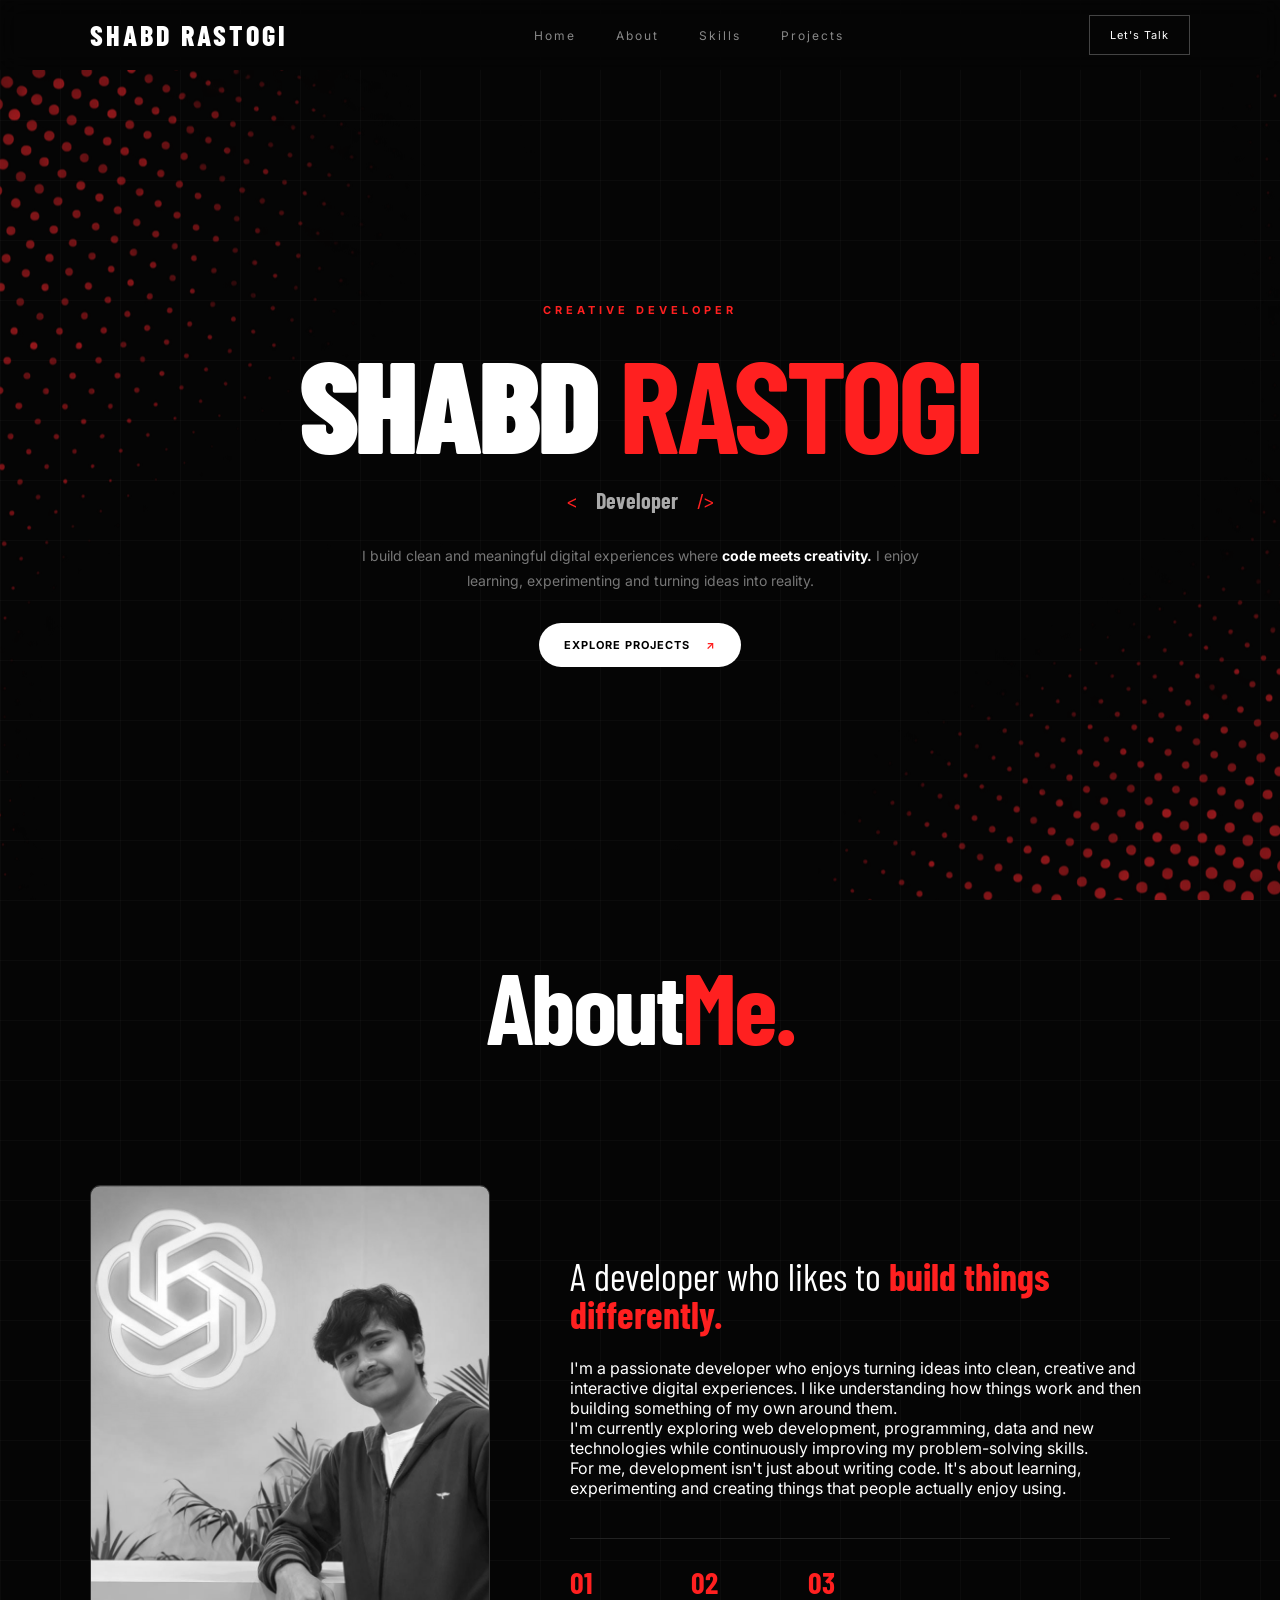
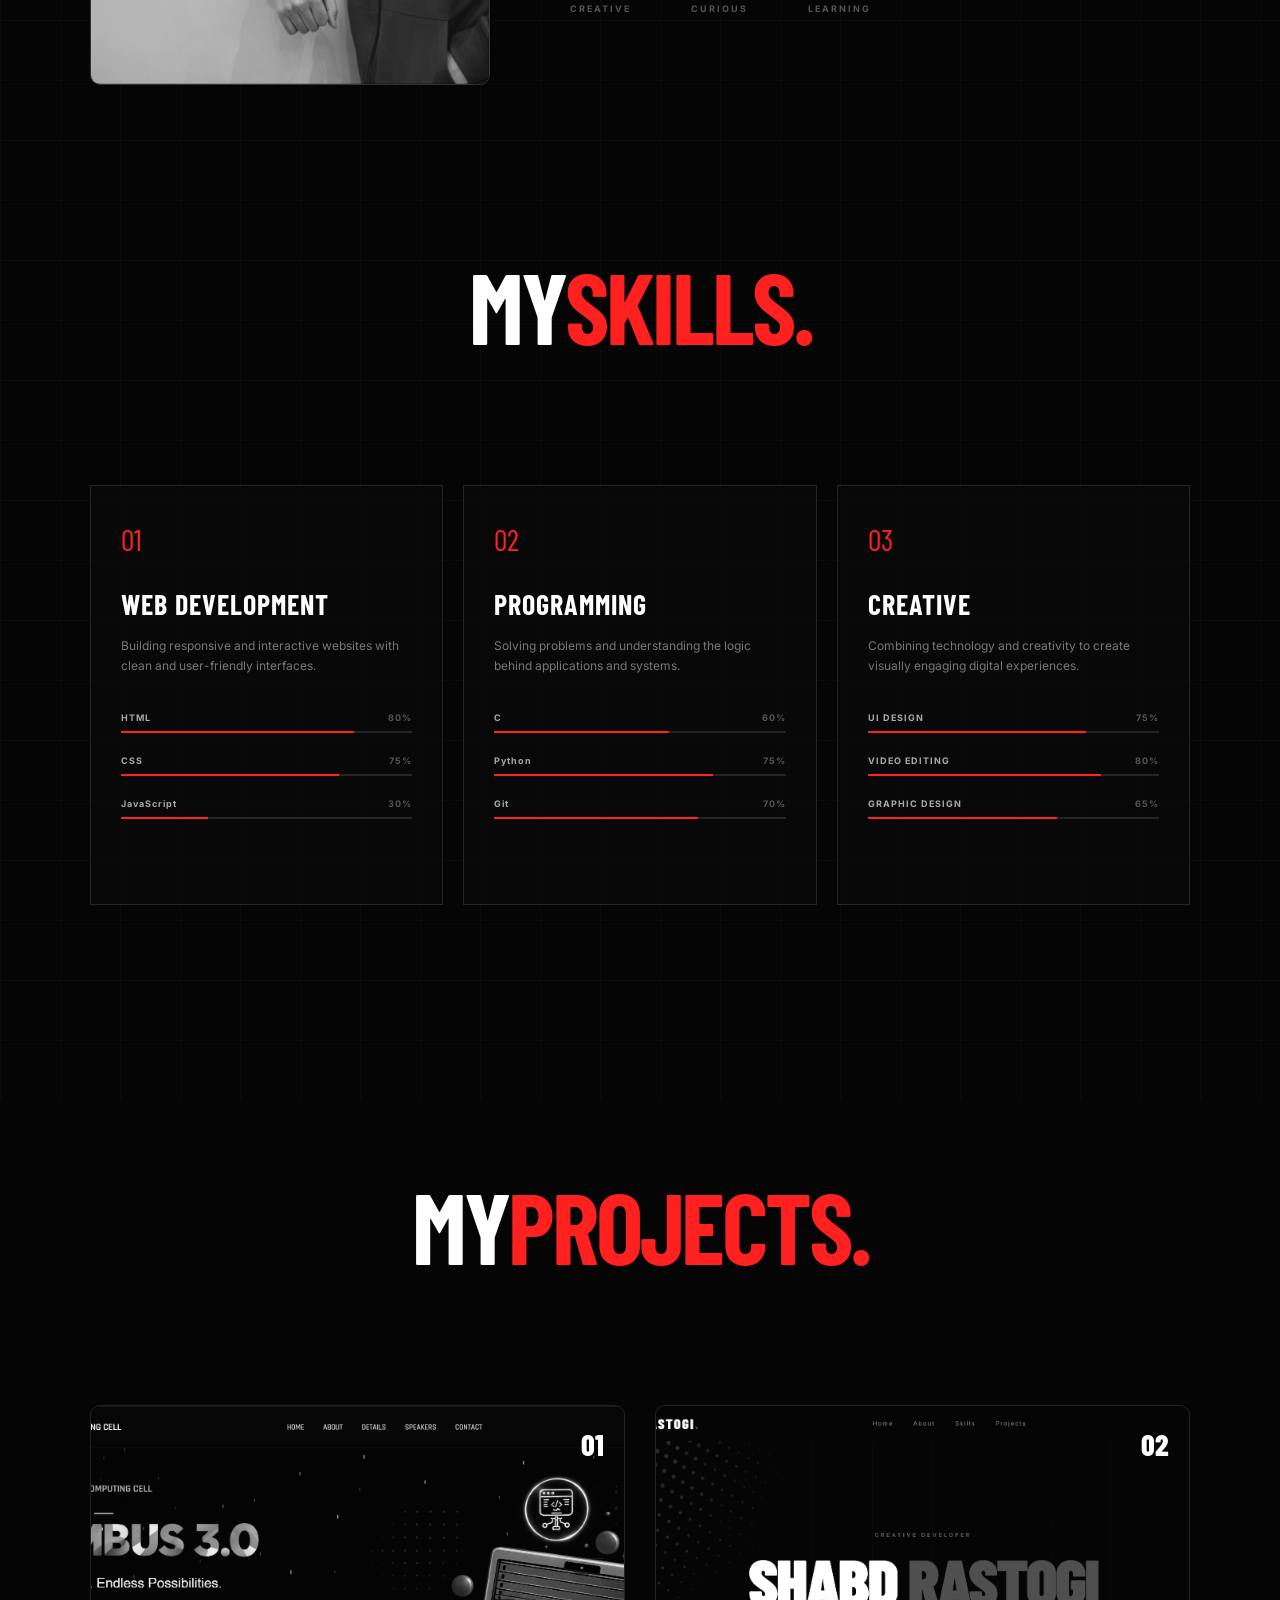
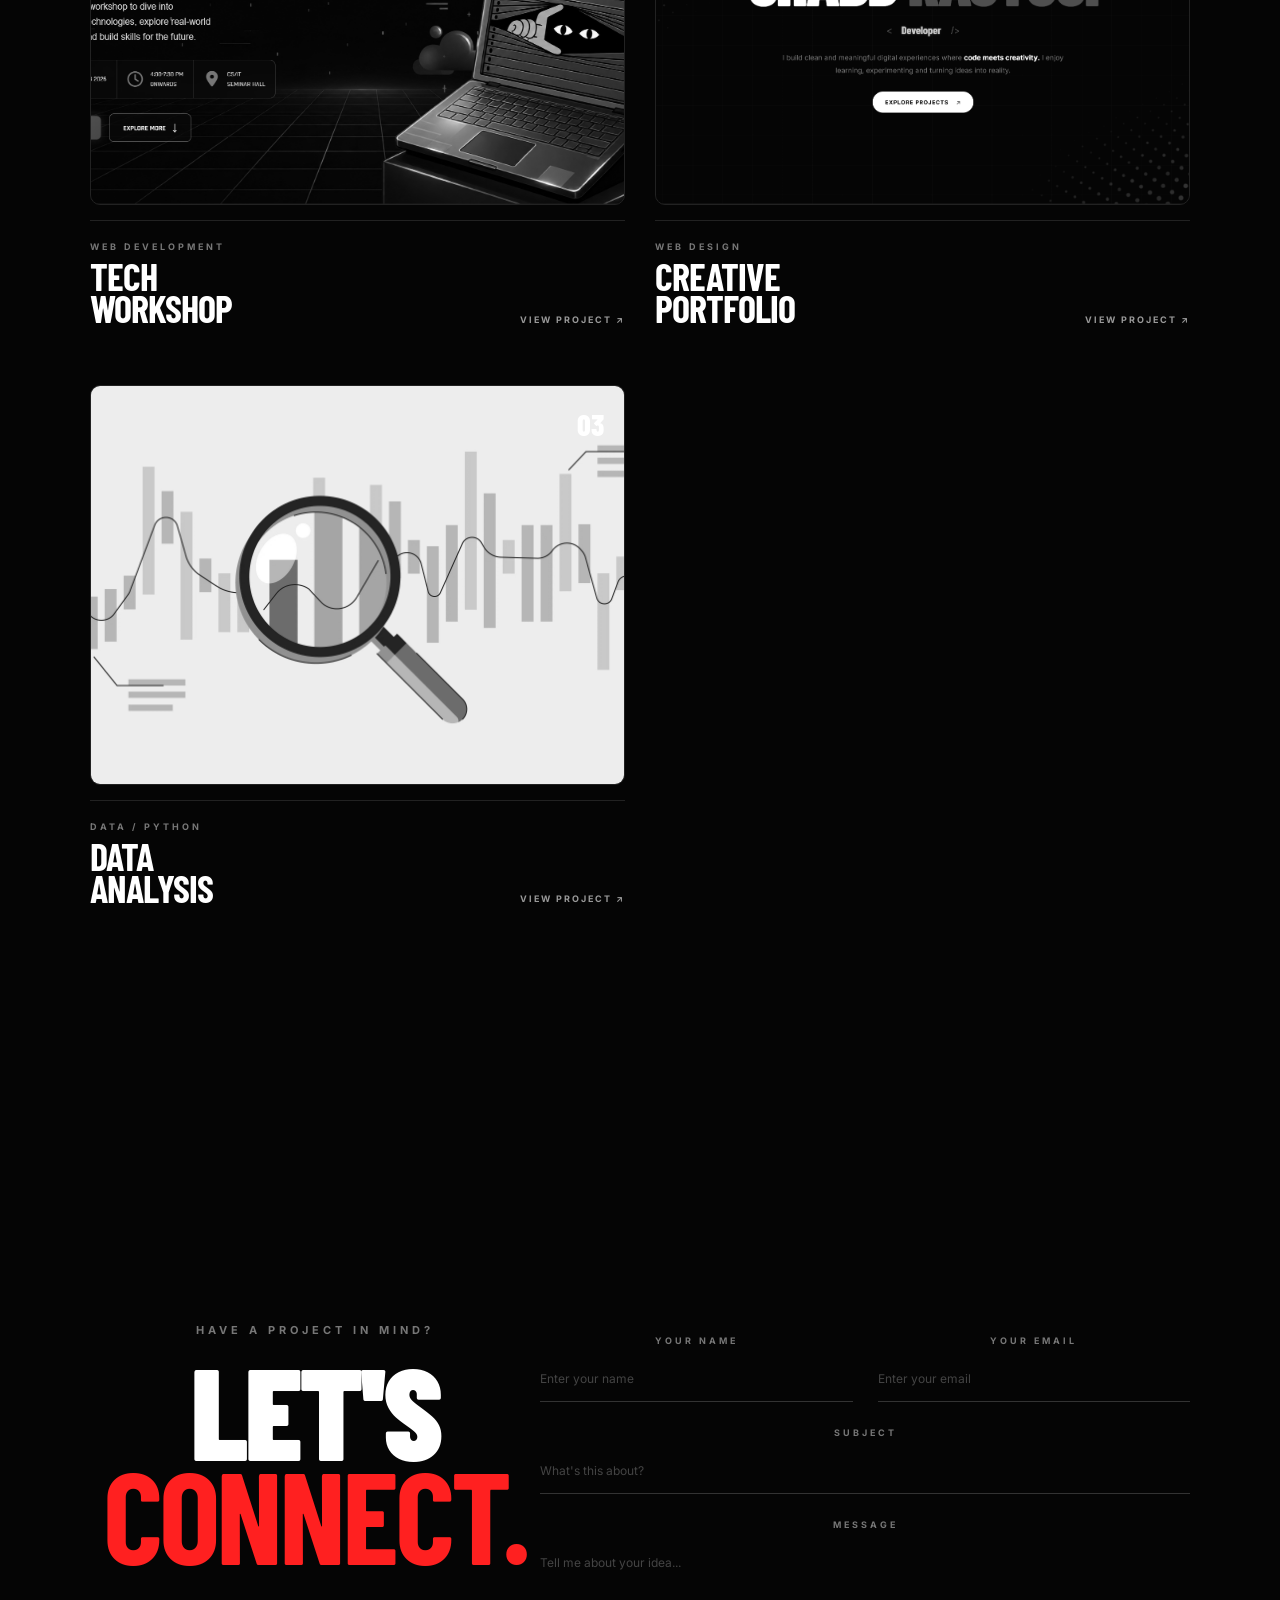
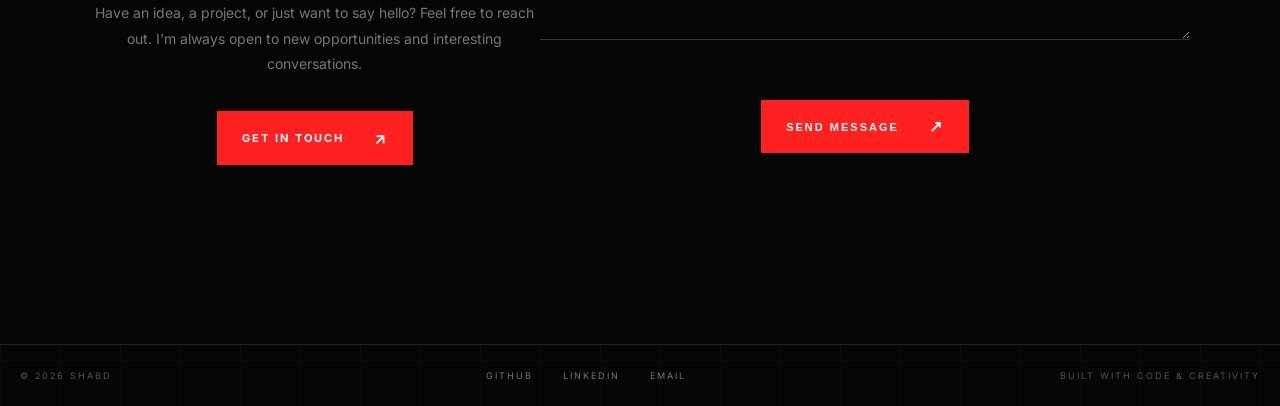
<file: index.html>
<!doctype html>
<html lang="en">
  <head>
    <meta charset="UTF-8" />
    <meta name="viewport" content="width=device-width, initial-scale=1.0" />
    <title>Portfolio</title>
    <link rel="icon" href="./favicon/favicon.ico">
    <link rel="preconnect" href="https://fonts.googleapis.com" />
    <link rel="preconnect" href="https://fonts.gstatic.com" crossorigin />
    <link
      href="https://fonts.googleapis.com/css2?family=Barlow+Condensed:wght@400;500;600;700;800;900&family=Inter:wght@400;500;600;700&display=swap"
      rel="stylesheet"
    />
    <link rel="stylesheet" href="style.css" />
  </head>
  <body>
    <header class="navbar">
      <a href="#" class="logo">SHABD RASTOGI</a>

      <nav>
        <a href="#">Home</a>
        <a href="#about">About</a>
        <a href="#skills">Skills</a>
        <a href="#projects">Projects</a>
      </nav>

      <a href="#connect" class="nav-connect-btn">Let's Talk</a>
    </header>

    <section class="hero-section">
      <div class="hero-content">
          <p class="hero-label">CREATIVE DEVELOPER</p>

          <h1>SHABD <b>RASTOGI</b></h1>

          <p class="hero-role">
              <span><</span>
              <b>Developer</b>
              <span>/></span>
          </p>

          <p class="hero-description">
              I build clean and meaningful digital experiences
              where <b>code meets creativity.</b>
              I enjoy learning, experimenting and turning ideas into reality.
          </p>

          <a href="#projects" class="hero-btn">
              EXPLORE PROJECTS
              <span>↗</span>
          </a>
      </div>
    </section>
    <section class="about-section" id="about">
      <div class="section-header">
        <h2>About<br /><b>Me.</b></h2>
      </div>
      <div class="about-content">
        <div class="about-image">
          <img src="./Images/aboutimg.jpeg" alt="About Me" />
        </div>
        <div class="about-text">
          <p class="about-heading">
            A developer who likes to
            <b>build things differently.</b>
          </p>

          <p>
            I'm a passionate developer who enjoys turning ideas into clean,
            creative and interactive digital experiences. I like understanding
            how things work and then building something of my own around them.
          </p>
          <p>
            I'm currently exploring web development, programming, data and new
            technologies while continuously improving my problem-solving skills.
          </p>
          <p>
            For me, development isn't just about writing code. It's about
            learning, experimenting and creating things that people actually
            enjoy using.
          </p>
          <div class="about-personality">
            <div>
              <h3>01</h3>
              <p>CREATIVE</p>
            </div>

            <div>
              <h3>02</h3>
              <p>CURIOUS</p>
            </div>
            <div>
              <h3>03</h3>
              <p>LEARNING</p>
            </div>
          </div>
        </div>
      </div>
    </section>
    <section class="skills-section" id="skills">
      <div class="section-header">
        <h2>MY<b>SKILLS.</b></h2>
      </div>

      <div class="skills-content">
        <div class="skill-card">
          <div class="skill-number">01</div>
          <h3>WEB DEVELOPMENT</h3>
          <p>
            Building responsive and interactive websites with clean and
            user-friendly interfaces.
          </p>

          <div class="skill">
            <div class="skill-name">
              <span>HTML</span>
              <span>80%</span>
            </div>
            <div class="skill-line">
              <span style="width: 80%"></span>
            </div>
          </div>

          <div class="skill">
            <div class="skill-name">
              <span>CSS</span>
              <span>75%</span>
            </div>
            <div class="skill-line">
              <span style="width: 75%"></span>
            </div>
          </div>

          <div class="skill">
            <div class="skill-name">
              <span>JavaScript</span>
              <span>30%</span>
            </div>
            <div class="skill-line">
              <span style="width: 30%"></span>
            </div>
          </div>
        </div>

        <div class="skill-card">
          <div class="skill-number">02</div>
          <h3>PROGRAMMING</h3>
          <p>
            Solving problems and understanding the logic behind applications and
            systems.
          </p>

          <div class="skill">
            <div class="skill-name">
              <span>C</span>
              <span>60%</span>
            </div>
            <div class="skill-line">
              <span style="width: 60%"></span>
            </div>
          </div>

          <div class="skill">
            <div class="skill-name">
              <span>Python</span>
              <span>75%</span>
            </div>
            <div class="skill-line">
              <span style="width: 75%"></span>
            </div>
          </div>

          <div class="skill">
            <div class="skill-name">
              <span>Git</span>
              <span>70%</span>
            </div>
            <div class="skill-line">
              <span style="width: 70%"></span>
            </div>
          </div>
        </div>

        <div class="skill-card">
          <div class="skill-number">03</div>
          <h3>CREATIVE</h3>
          <p>
            Combining technology and creativity to create visually engaging
            digital experiences.
          </p>

          <div class="skill">
            <div class="skill-name">
              <span>UI DESIGN</span>
              <span>75%</span>
            </div>
            <div class="skill-line">
              <span style="width: 75%"></span>
            </div>
          </div>

          <div class="skill">
            <div class="skill-name">
              <span>VIDEO EDITING</span>
              <span>80%</span>
            </div>
            <div class="skill-line">
              <span style="width: 80%"></span>
            </div>
          </div>

          <div class="skill">
            <div class="skill-name">
              <span>GRAPHIC DESIGN</span>
              <span>65%</span>
            </div>
            <div class="skill-line">
              <span style="width: 65%"></span>
            </div>
          </div>
        </div>
      </div>
    </section>

    <section class="projects-section" id="projects">
      <div class="section-header">
        <h2>MY<br /><b>PROJECTS.</b></h2>
      </div>

      <div class="projects-content">
        <div class="project-card">
          <div class="project-image">
            <img src="./Images/tech-workshop.png" alt="Project 1" />
            <span>01</span>
          </div>
          <div class="project-info">
            <div>
              <p>WEB DEVELOPMENT</p>
              <h3>TECH<br />WORKSHOP</h3>
            </div>
            <a
              href="https://github.com/ShabdRastogi/NimbusLandingPage"
              target="_blank"
              >VIEW PROJECT ↗</a
            >
          </div>
        </div>

        <div class="project-card">
          <div class="project-image">
            <img src="./Images/Portfolio-website.png" alt="Project 2" />
            <span>02</span>
          </div>
          <div class="project-info">
            <div>
              <p>WEB DESIGN</p>
              <h3>CREATIVE<br />PORTFOLIO</h3>
            </div>
            <a
              href="https://github.com/ShabdRastogi/Portfolio-Landing-Page/tree/main"
              target="_blank"
              >VIEW PROJECT ↗</a
            >
          </div>
        </div>

        <div class="project-card">
          <div class="project-image">
            <img src="./Images/data-analysis.webp" alt="Project 3" />
            <span>03</span>
          </div>
          <div class="project-info">
            <div>
              <p>DATA / PYTHON</p>
              <h3>DATA<br />ANALYSIS</h3>
            </div>
            <a
              href="https://github.com/ShabdRastogi/titanic_dataset_analysis"
              target="_blank"
              >VIEW PROJECT ↗</a
            >
          </div>
        </div>
      </div>
    </section>
    <section class="connect-section" id="connect">
      <div class="connect-content">
        <p class="connect-small">
          <span></span>
          HAVE A PROJECT IN MIND?
        </p>

        <h2>
          LET'S<br />
          <b>CONNECT.</b>
        </h2>

        <p class="connect-description">
          Have an idea, a project, or just want to say hello? Feel free to reach
          out. I'm always open to new opportunities and interesting
          conversations.
        </p>

        <a href="mailto:shabdrastogi76@gmail.com" class="connect-btn">
          GET IN TOUCH
          <span>↗</span>
        </a>
      </div>
        <form class="contact-form">
          <div class="form-row">
              <div class="form-group">
                  <label for="name">YOUR NAME</label>
                  <input type="text" id="name" name="name" placeholder="Enter your name" required />
              </div>
              <div class="form-group">
                  <label for="email">YOUR EMAIL</label>
                  <input type="email" id="email" name="email" placeholder="Enter your email" required />
              </div>
          </div>
          <div class="form-group">
              <label for="subject">SUBJECT</label>
              <input type="text" id="subject" name="subject" placeholder="What's this about?" required />
          </div>
          <div class="form-group">
              <label for="message">MESSAGE</label>
              <textarea id="message" name="message" placeholder="Tell me about your idea..." required></textarea>
          </div>
          <button type="submit" class="connect-btn">
              SEND MESSAGE
              <span>↗</span>
          </button>
        </form>
    </section>
    <footer>
      <div class="connect-footer">
        <p>© 2026 SHABD</p>

        <div>
          <a
            href="https://github.com/shabdrastogi"
            target="_blank"
            rel="noopener noreferrer"
            >GITHUB</a
          >
          <a
            href="https://www.linkedin.com/in/shabdrastogi?utm_source=share_via&utm_content=profile&utm_medium=member_android"
            target="_blank"
            rel="noopener noreferrer"
            >LINKEDIN</a
          >
          <a href="mailto:shabdrastogi76@gmail.com">EMAIL</a>
        </div>

        <p>BUILT WITH CODE & CREATIVITY</p>
      </div>
    </footer>
  </body>
</html>
</file>
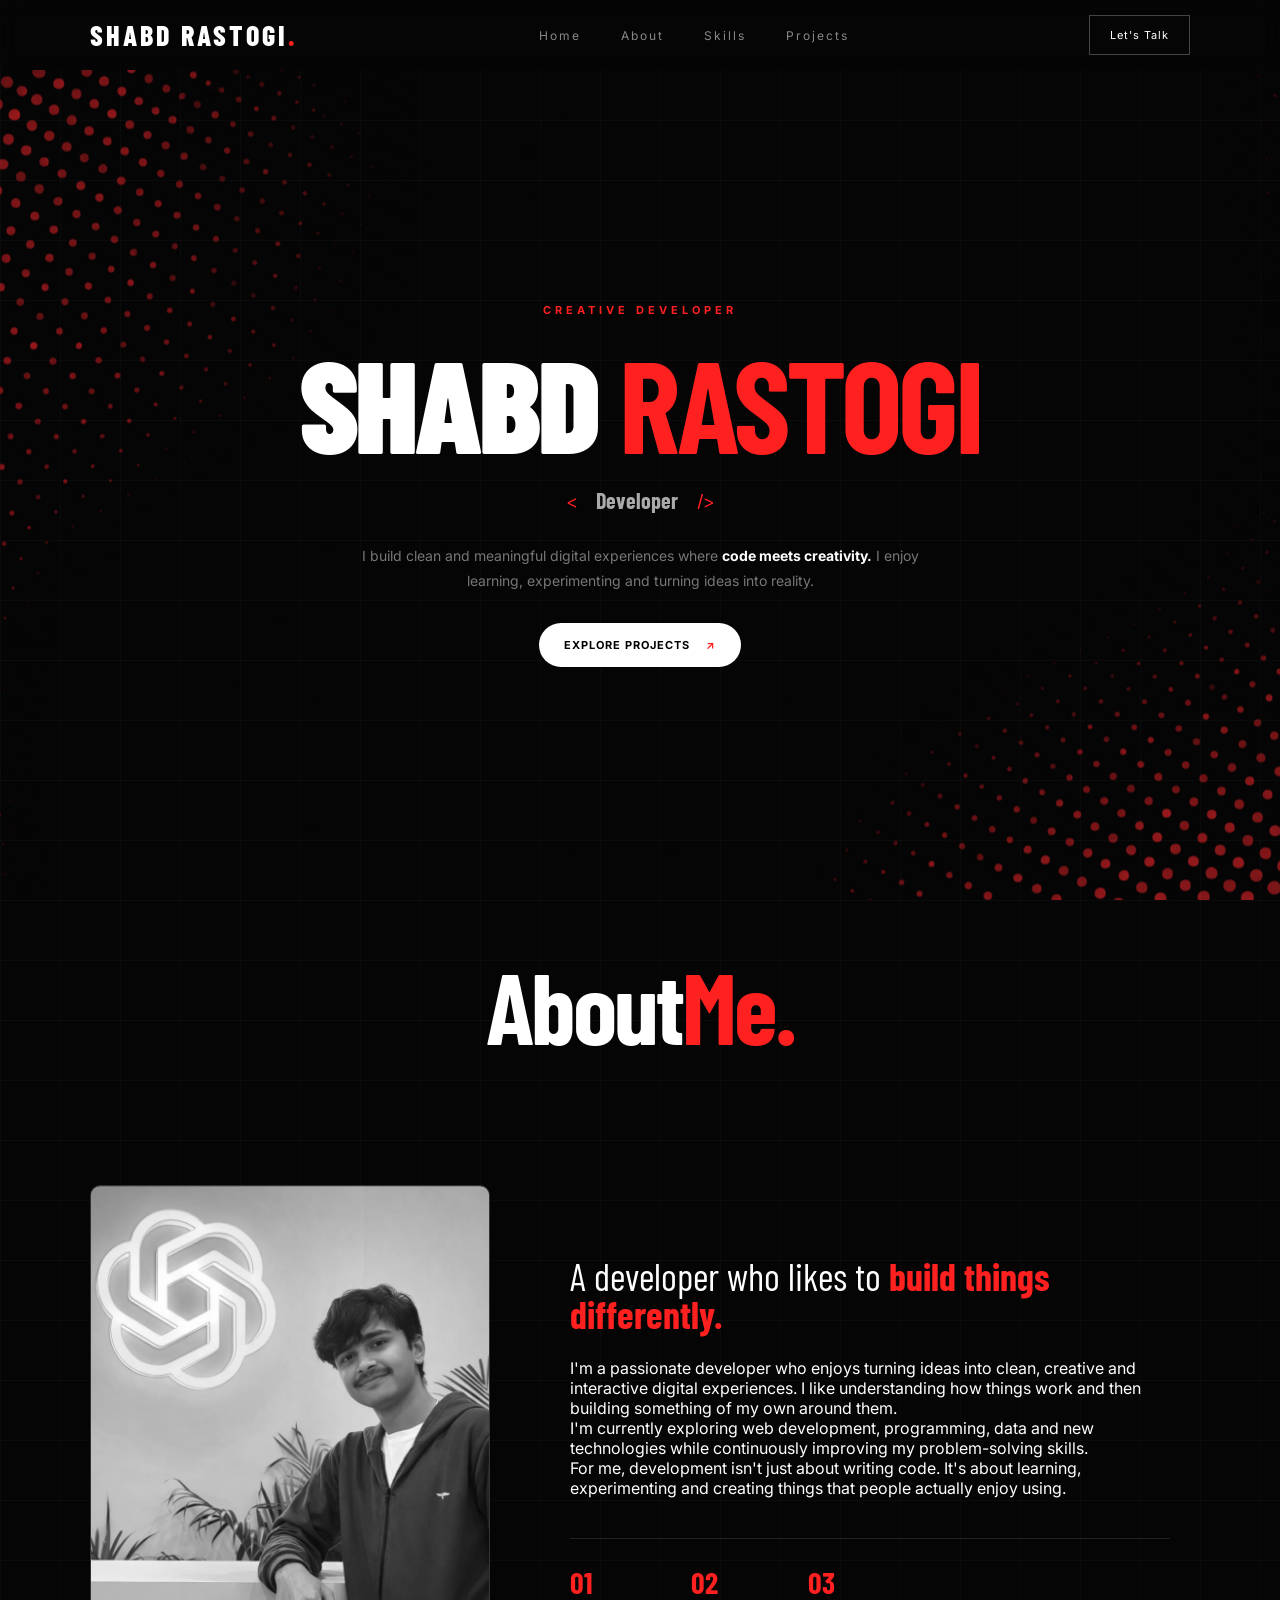
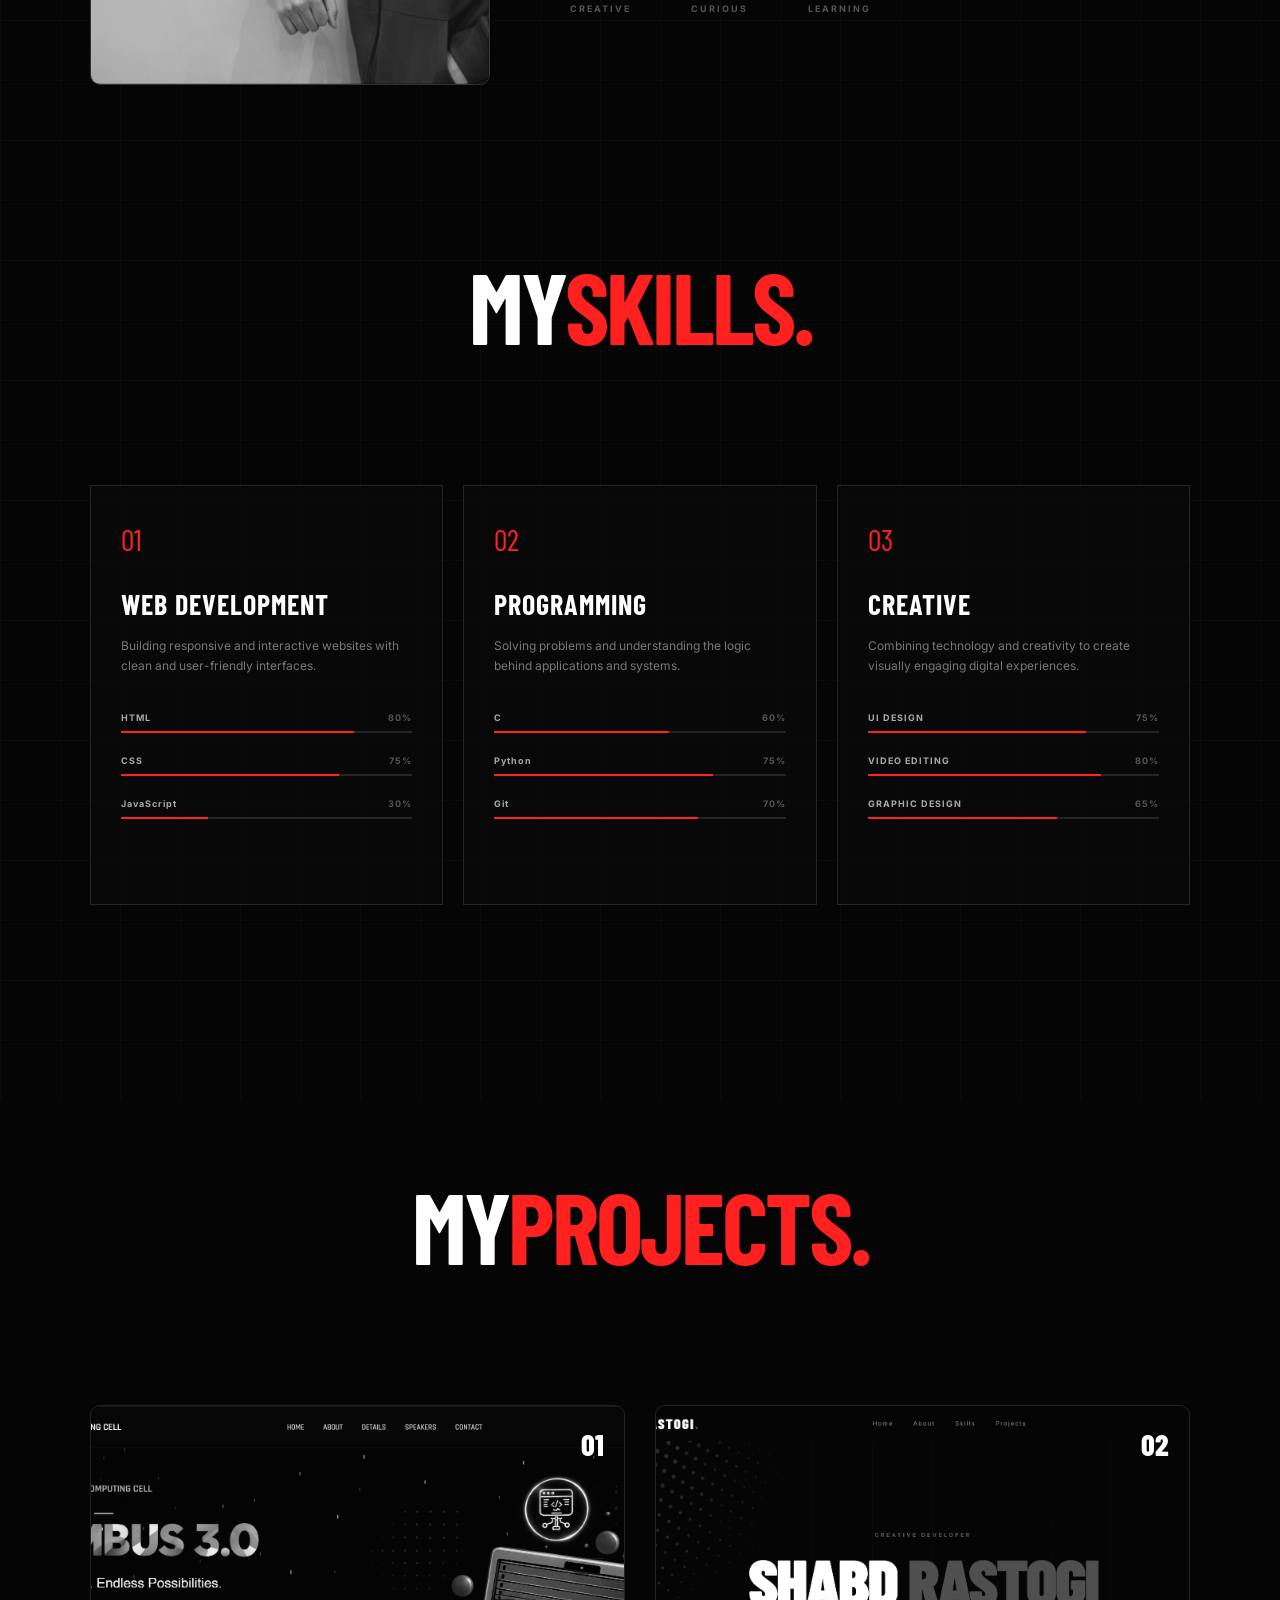
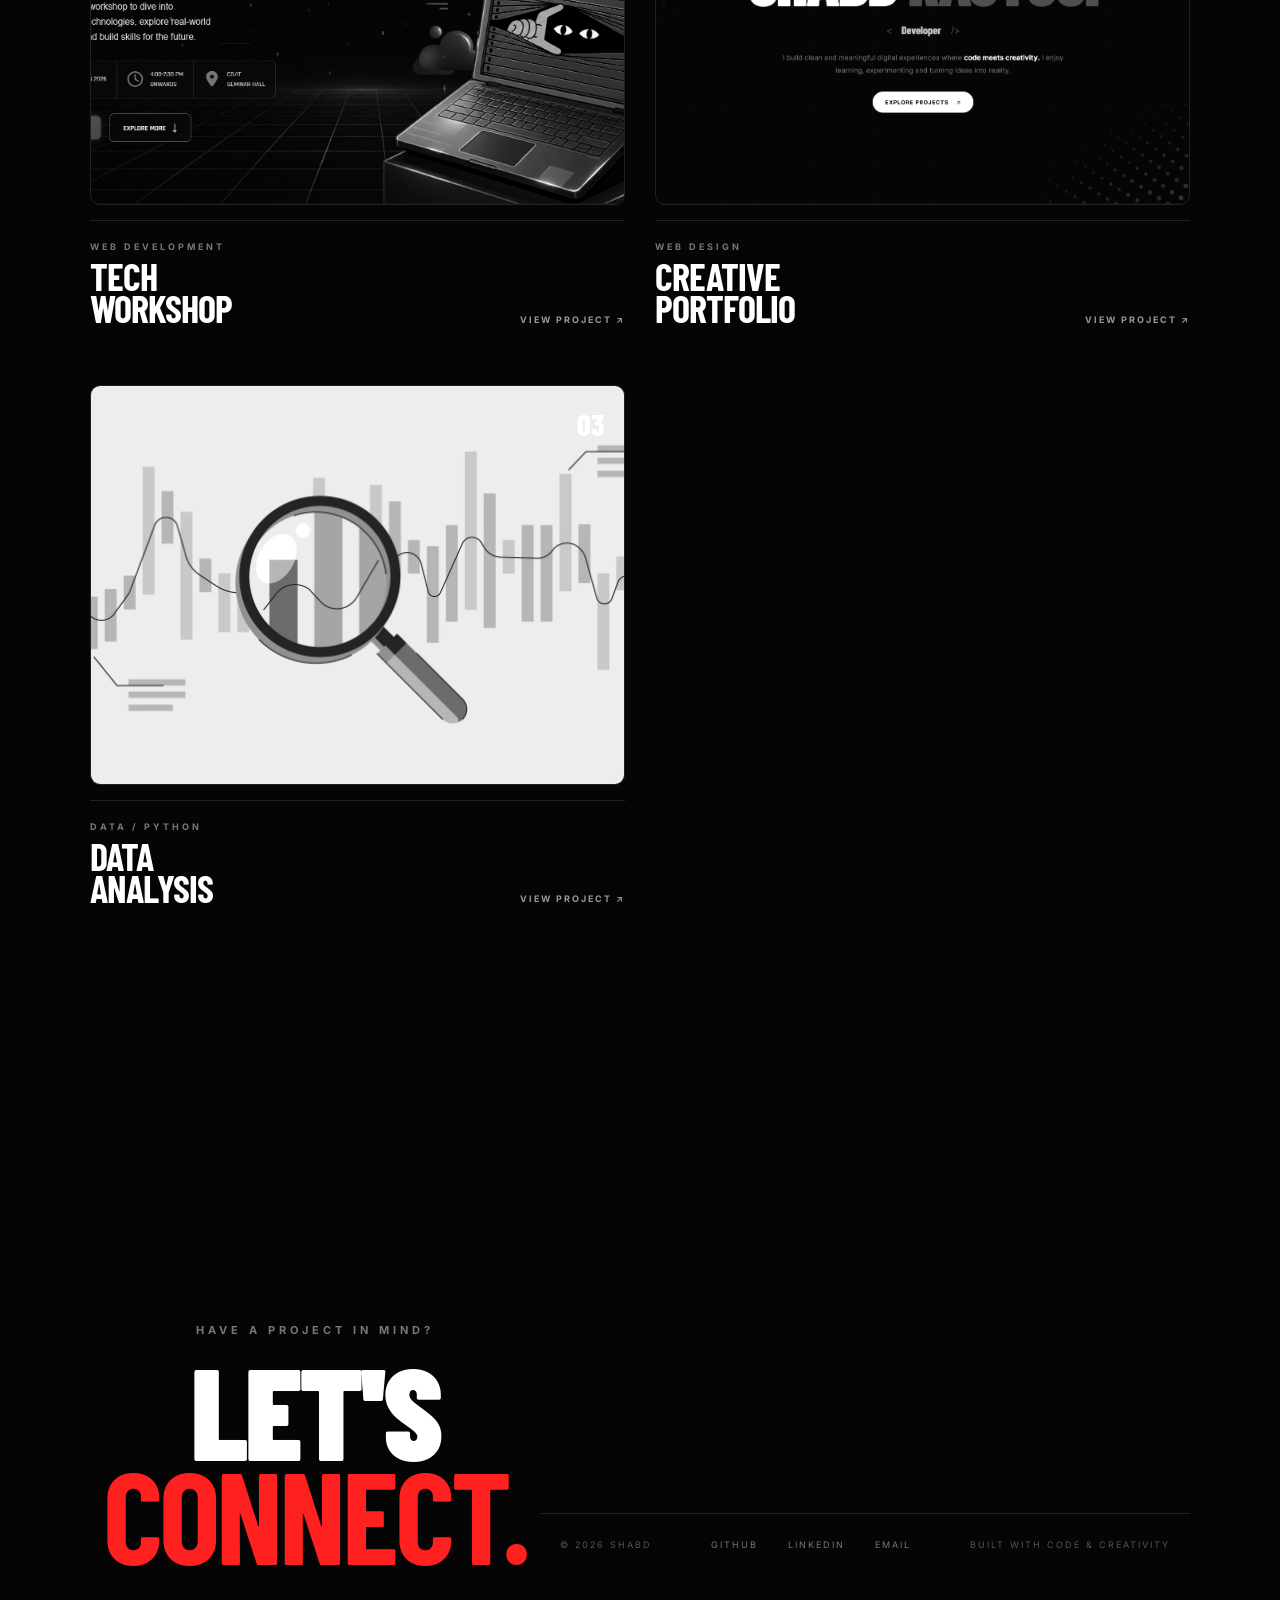
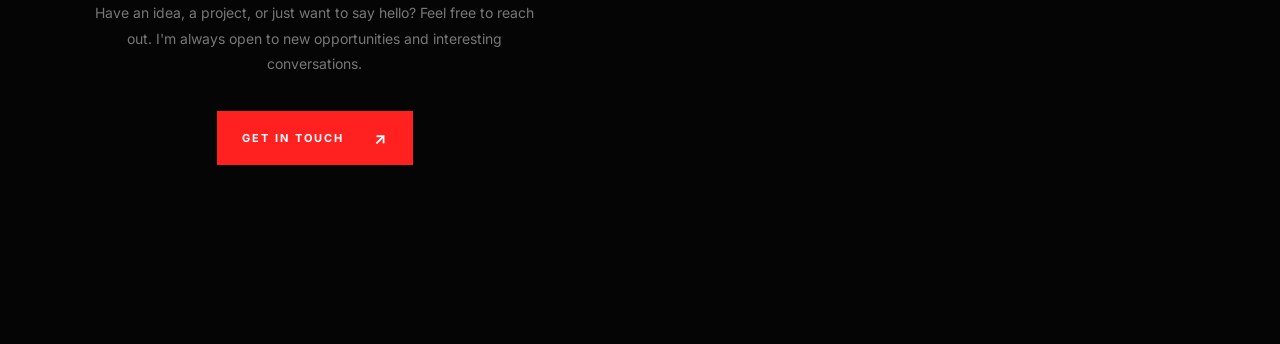
<file: idex.html>
<!doctype html>
<html lang="en">
  <head>
    <meta charset="UTF-8" />
    <meta name="viewport" content="width=device-width, initial-scale=1.0" />
    <title>Shabd | Portfolio</title>
    <link rel="preconnect" href="https://fonts.googleapis.com" />
    <link rel="preconnect" href="https://fonts.gstatic.com" crossorigin />
    <link
      href="https://fonts.googleapis.com/css2?family=Barlow+Condensed:wght@400;500;600;700;800;900&family=Inter:wght@400;500;600;700&display=swap"
      rel="stylesheet"
    />
    <link rel="stylesheet" href="style.css" />
  </head>
  <body>
    <header class="navbar">
      <a href="#" class="logo">SHABD RASTOGI<span>.</span></a>

      <nav>
        <a href="#">Home</a>
        <a href="#about">About</a>
        <a href="#skills">Skills</a>
        <a href="#projects">Projects</a>
      </nav>

      <a href="#connect" class="nav-connect-btn">Let's Talk</a>
    </header>

    <section class="hero-section">
      <div class="hero-content">
          <p class="hero-label">CREATIVE DEVELOPER</p>

          <h1>SHABD <b>RASTOGI</b></h1>

          <p class="hero-role">
              <span><</span>
              <b>Developer</b>
              <span>/></span>
          </p>

          <p class="hero-description">
              I build clean and meaningful digital experiences
              where <b>code meets creativity.</b>
              I enjoy learning, experimenting and turning ideas into reality.
          </p>

          <a href="#projects" class="hero-btn">
              EXPLORE PROJECTS
              <span>↗</span>
          </a>
      </div>
    </section>
    <section class="about-section" id="about">
      <div class="section-header">
        <h2>About<br /><b>Me.</b></h2>
      </div>
      <div class="about-content">
        <div class="about-image">
          <img src="./Images/aboutimg.jpeg" alt="About Me" />
        </div>
        <div class="about-text">
          <p class="about-heading">
            A developer who likes to
            <b>build things differently.</b>
          </p>

          <p>
            I'm a passionate developer who enjoys turning ideas into clean,
            creative and interactive digital experiences. I like understanding
            how things work and then building something of my own around them.
          </p>
          <p>
            I'm currently exploring web development, programming, data and new
            technologies while continuously improving my problem-solving skills.
          </p>
          <p>
            For me, development isn't just about writing code. It's about
            learning, experimenting and creating things that people actually
            enjoy using.
          </p>
          <div class="about-personality">
            <div>
              <h3>01</h3>
              <p>CREATIVE</p>
            </div>

            <div>
              <h3>02</h3>
              <p>CURIOUS</p>
            </div>
            <div>
              <h3>03</h3>
              <p>LEARNING</p>
            </div>
          </div>
        </div>
      </div>
    </section>
    <section class="skills-section" id="skills">
      <div class="section-header">
        <h2>MY<b>SKILLS.</b></h2>
      </div>

      <div class="skills-content">
        <div class="skill-card">
          <div class="skill-number">01</div>
          <h3>WEB DEVELOPMENT</h3>
          <p>
            Building responsive and interactive websites with clean and
            user-friendly interfaces.
          </p>

          <div class="skill">
            <div class="skill-name">
              <span>HTML</span>
              <span>80%</span>
            </div>
            <div class="skill-line">
              <span style="width: 80%"></span>
            </div>
          </div>

          <div class="skill">
            <div class="skill-name">
              <span>CSS</span>
              <span>75%</span>
            </div>
            <div class="skill-line">
              <span style="width: 75%"></span>
            </div>
          </div>

          <div class="skill">
            <div class="skill-name">
              <span>JavaScript</span>
              <span>30%</span>
            </div>
            <div class="skill-line">
              <span style="width: 30%"></span>
            </div>
          </div>
        </div>

        <div class="skill-card">
          <div class="skill-number">02</div>
          <h3>PROGRAMMING</h3>
          <p>
            Solving problems and understanding the logic behind applications and
            systems.
          </p>

          <div class="skill">
            <div class="skill-name">
              <span>C</span>
              <span>60%</span>
            </div>
            <div class="skill-line">
              <span style="width: 60%"></span>
            </div>
          </div>

          <div class="skill">
            <div class="skill-name">
              <span>Python</span>
              <span>75%</span>
            </div>
            <div class="skill-line">
              <span style="width: 75%"></span>
            </div>
          </div>

          <div class="skill">
            <div class="skill-name">
              <span>Git</span>
              <span>70%</span>
            </div>
            <div class="skill-line">
              <span style="width: 70%"></span>
            </div>
          </div>
        </div>

        <div class="skill-card">
          <div class="skill-number">03</div>
          <h3>CREATIVE</h3>
          <p>
            Combining technology and creativity to create visually engaging
            digital experiences.
          </p>

          <div class="skill">
            <div class="skill-name">
              <span>UI DESIGN</span>
              <span>75%</span>
            </div>
            <div class="skill-line">
              <span style="width: 75%"></span>
            </div>
          </div>

          <div class="skill">
            <div class="skill-name">
              <span>VIDEO EDITING</span>
              <span>80%</span>
            </div>
            <div class="skill-line">
              <span style="width: 80%"></span>
            </div>
          </div>

          <div class="skill">
            <div class="skill-name">
              <span>GRAPHIC DESIGN</span>
              <span>65%</span>
            </div>
            <div class="skill-line">
              <span style="width: 65%"></span>
            </div>
          </div>
        </div>
      </div>
    </section>

    <section class="projects-section" id="projects">
      <div class="section-header">
        <h2>MY<br /><b>PROJECTS.</b></h2>
      </div>

      <div class="projects-content">
        <div class="project-card">
          <div class="project-image">
            <img src="./Images/tech-workshop.png" alt="Project 1" />
            <span>01</span>
          </div>
          <div class="project-info">
            <div>
              <p>WEB DEVELOPMENT</p>
              <h3>TECH<br />WORKSHOP</h3>
            </div>
            <a
              href="https://github.com/ShabdRastogi/NimbusLandingPage"
              target="_blank"
              >VIEW PROJECT ↗</a
            >
          </div>
        </div>

        <div class="project-card">
          <div class="project-image">
            <img src="./Images/Portfolio-website.png" alt="Project 2" />
            <span>02</span>
          </div>
          <div class="project-info">
            <div>
              <p>WEB DESIGN</p>
              <h3>CREATIVE<br />PORTFOLIO</h3>
            </div>
            <a
              href="https://github.com/ShabdRastogi/Portfolio-Landing-Page/tree/main"
              target="_blank"
              >VIEW PROJECT ↗</a
            >
          </div>
        </div>

        <div class="project-card">
          <div class="project-image">
            <img src="./Images/data-analysis.webp" alt="Project 3" />
            <span>03</span>
          </div>
          <div class="project-info">
            <div>
              <p>DATA / PYTHON</p>
              <h3>DATA<br />ANALYSIS</h3>
            </div>
            <a
              href="https://github.com/ShabdRastogi/titanic_dataset_analysis"
              target="_blank"
              >VIEW PROJECT ↗</a
            >
          </div>
        </div>
      </div>
    </section>
    <footer class="connect-section" id="connect">
      <div class="connect-content">
        <p class="connect-small">
          <span></span>
          HAVE A PROJECT IN MIND?
        </p>

        <h2>
          LET'S<br />
          <b>CONNECT.</b>
        </h2>

        <p class="connect-description">
          Have an idea, a project, or just want to say hello? Feel free to reach
          out. I'm always open to new opportunities and interesting
          conversations.
        </p>

        <a href="mailto:yourmail@gmail.com" class="connect-btn">
          GET IN TOUCH
          <span>↗</span>
        </a>
      </div>
      <div class="connect-footer">
        <p>© 2026 SHABD</p>

        <div>
          <a
            href="https://github.com/shabdrastogi"
            target="_blank"
            rel="noopener noreferrer"
            >GITHUB</a
          >
          <a
            href="https://www.linkedin.com/shabdrastogi"
            target="_blank"
            rel="noopener noreferrer"
            >LINKEDIN</a
          >
          <a href="mailto:shabdrastogi76@gmail.com">EMAIL</a>
        </div>

        <p>BUILT WITH CODE & CREATIVITY</p>
      </div>
    </footer>
  </body>
</html>
</file>
<file: style.css>
* {
    margin: 0;
    padding: 0;
    box-sizing: border-box;
    scroll-behavior: smooth;
}

body {
    
    color: white;
    font-family: "Inter", sans-serif;
    background-color: #050505;
    background-image:
        linear-gradient(rgba(255, 255, 255, 0.025) 1px, transparent 1px),
        linear-gradient(90deg, rgba(255, 255, 255, 0.025) 1px, transparent 1px);
    background-size: 60px 60px;
}


a {
    text-decoration: none;
    color: white;
}

.navbar {
    width: 100%;
    height: 70px;
    padding: 0 7%;
    display: flex;
    align-items: center;
    justify-content: space-between;
    position:sticky;
    top: 0;
    left: 0;
    z-index: 10;
    background-color: rgba(5, 5, 5, 0.6);
    backdrop-filter: blur(12px);
}

.logo {
    color: white;
    font-family: "Barlow Condensed", sans-serif;
    font-size: 28px;
    font-weight: 800;
    letter-spacing: 3px;
    transition: 0.2s;
}

.logo:hover {
    color: #ff2020;
    transform: scale(1.02);
}

.logo span {
    color: #ff2020;
    transform: scale(1.02);
    transition: 0.2s;
}


.logo:hover span {
    color: white;
    transform: scale(1.02);
}

nav {
    display: flex;
    gap: 40px;
}

nav a {
    color: #888;
    font-size: 12px;
    letter-spacing: 2px;
    transition: 0.3s;
}

nav a:hover{
    color: white;
}

.nav-connect-btn {
    padding: 12px 20px;
    border: 1px solid #444;
    font-size: 11px;
    letter-spacing: 1px;
    transition: 0.3s;
}

.nav-connect-btn:hover {
    background-color: #ff2020;
    border-color: #ff2020;
}

.hero-section {
    height: calc(100vh - 70px);
    min-height: 600px;
    display: flex;
    align-items: center;
    justify-content: center;
    text-align: center;
    background-image: url('./Images/background-dotted.png');
    background-position: center;
}

.hero-content {
    width: 90%;
    max-width: 900px;
}

.hero-label {
    color: #ff2020;
    font-size: 11px;
    font-weight: bold;
    letter-spacing: 4px;
    margin-bottom: 20px;
}

.hero-content h1 {
    font-family: "Barlow Condensed", sans-serif;
    font-size: 130px;
    font-weight: 900;
    line-height: 1;
    letter-spacing: -4px;
    color: white;
}
.hero-content h1 b {
    color: #ff2020;
}
.hero-role {
    margin-top: 20px;
    color: #aaa;
    font-family: "Barlow Condensed", sans-serif;
    font-size: 22px;
}

.hero-role span {
    color: #ff2020;
    margin: 0 15px;
}

.hero-description {
    max-width: 600px;
    margin: 30px auto 0;
    color: #777;
    font-size: 14px;
    line-height: 1.8;
}

.hero-description b {
    color: white;
}

.hero-btn {
    display: inline-block;
    margin-top: 30px;
    padding: 15px 25px;
    background-color: white;
    color: black;
    border-radius: 25px;
    font-size: 11px;
    font-weight: bold;
    letter-spacing: 1px;
    transition: 0.3s;
}

.hero-btn span {
    margin-left: 12px;
    color: #ff2020;
}

.hero-btn:hover {
    background-color: #ff2020;
    color: white;
    transform: translateY(-3px);
}

.hero-btn:hover span {
    color: white;
}

.section-header {
    position: relative;
    z-index: 2;
    margin-bottom: 70px;
    display: flex;
    align-items: center;
    justify-content: center;
    top: -70px;

}
.section-header p {
    color: #888;
    font-size: 10px;
    font-weight: bold;
    letter-spacing: 4px;
    
    gap: 12px;
}
.section-header h2 {
    font-family: "Barlow Condensed", sans-serif;
    font-size: 100px;
    line-height: 0.8;
    margin-top: 15px;
    letter-spacing: -3px;
    display: flex;
    justify-content: center;
    align-items: space-around;
}

.section-header h2 b {
    color: #ff2020;
}
.about-section {
    
    height: 100vh;
    padding: 120px 7%;
    position: relative;
    overflow: hidden;
}





.about-content {
    max-width: 1100px;
    margin: 0 auto;
    display: flex;
    align-items: center;
    gap: 80px;
    position: relative;
    z-index: 2;
    

}

.about-image {
    width: 400px;
    height: 500px;
    flex-shrink: 0;
    overflow: hidden;
    border: 1px solid #333;
    border-radius: 10px;
}

.about-image img {
    width: 100%;
    height: 100%;
    object-fit: cover;
    
    filter: grayscale(100%);
    transition: 0.5s;
}

.about-image img:hover {
    filter: grayscale(0%);
    
    transform: scale(1.03);
}

.about-text {
    max-width: 600px;
}

.about-heading {
    color: white;
    font-family: "Barlow Condensed", sans-serif;
    font-size: 38px;
    line-height: 1;
    margin-bottom: 25px;
}

.about-heading b {
    color: #ff2020;
}
.about-personality {
    display: flex;
    gap: 60px;
    margin-top: 40px;
    padding-top: 25px;
    border-top: 1px solid #222;
}

.about-personality h3 {
    color: #ff2020;
    font-family: "Barlow Condensed", sans-serif;
    font-size: 30px;
}

.about-personality p {
    color: #555;
    font-size: 9px;
    font-weight: bold;
    letter-spacing: 2px;
    margin-top: 3px;
}

.skills-section {
    min-height: 100vh;
    padding: 120px 7%;
    position: relative;
    overflow: hidden;
}
.skills-content {
    max-width: 1200px;
    margin: 0 auto;
    display: grid;
    grid-template-columns: repeat(3, 1fr);
    gap: 20px;
    position: relative;
    z-index: 2;
}

.skill-card {
    min-height: 420px;
    padding: 35px 30px;
    border: 1px solid #252525;
    background-color: rgba(10, 10, 10, 0.7);
    transition: 0.3s;
}

.skill-card:hover {
    border-color: #ff2020;
    transform: translateY(-8px);
}

.skill-number {
    color: #ff2020;
    font-family: "Barlow Condensed", sans-serif;
    font-size: 30px;
    margin-bottom: 30px;
}

.skill-card h3 {
    font-family: "Barlow Condensed", sans-serif;
    font-size: 28px;
    letter-spacing: 1px;
    margin-bottom: 15px;
}

.skill-card p {
    color: #777;
    font-size: 12px;
    line-height: 1.7;
    margin-bottom: 35px;
}

.skill {
    margin-bottom: 22px;
}

.skill-name {
    display: flex;
    justify-content: space-between;
    color: #aaa;
    font-size: 9px;
    font-weight: bold;
    letter-spacing: 1px;
    margin-bottom: 8px;
}

.skill-name span:last-child {
    color: #555;
}

.skill-line {
    width: 100%;
    height: 2px;
    background-color: #252525;
}

.skill-line span {
    display: block;
    height: 100%;
    background-color: #ff2020;
}
.projects-section {
    min-height: 100vh;
    padding: 140px 7%;
    position: relative;
    overflow: hidden;
    background-color: #050505;
}

.projects-content {
    position: relative;
    z-index: 1;
    display: grid;
    grid-template-columns: repeat(2, 1fr);
    gap: 60px 30px;
}

.project-card {
    position: relative;
}

.project-image {
    height: 400px;
    position: relative;
    overflow: hidden;
    background-color: #111;
    border: 1px solid #222;
    border-radius: 10px;
}

.project-image img {
    width: 100%;
    height: 100%;
    object-fit: cover;
    filter: grayscale(100%);
    transition: 0.5s;
}

.project-image span {
    position: absolute;
    top: 20px;
    right: 20px;
    color: white;
    font-family: "Barlow Condensed", sans-serif;
    font-size: 30px;
    font-weight: 800;
    z-index: 2;
}

.project-card:hover .project-image img {
    filter: grayscale(0%);
    transform: scale(1.05);
}

.project-card:hover .project-image {
    border-color: #ff2020;
}

.project-info {
    display: flex;
    justify-content: space-between;
    align-items: flex-end;
    padding-top: 20px;
    border-top: 1px solid #222;
    margin-top: 15px;
}

.project-info p {
    color: #777;
    font-size: 9px;
    font-weight: bold;
    letter-spacing: 3px;
    margin-bottom: 8px;
}

.project-info h3 {
    font-family: "Barlow Condensed", sans-serif;
    font-size: 38px;
    line-height: 0.85;
    letter-spacing: -1px;
}

.project-info a {
    color: #999;
    font-size: 9px;
    font-weight: bold;
    letter-spacing: 2px;
    transition: 0.3s;
}

.project-info a:hover {
    color: #ff2020;
}

.connect-section {
    min-height: 100vh;
    padding: 140px 7% 40px;
    position: relative;
    overflow: hidden;
    background-color: #050505;
    display: flex;
    
    justify-content: space-between;
    align-items: center;
    text-align: center;
}

.connect-content {
    position: relative;
    z-index: 2;
    max-width: 800px;
}

.connect-small {
    color: #777;
    font-size: 11px;
    font-weight: bold;
    letter-spacing: 4px;
    margin-bottom: 20px;
}



.connect-content h2 {
    font-family: "Barlow Condensed", sans-serif;
    font-size: 130px;
    font-weight: 900;
    line-height: 0.8;
    letter-spacing: -4px;
}

.connect-content h2 b {
    color: #ff2020;
}

.connect-description {
    width: 450px;
    color: #777;
    font-size: 14px;
    line-height: 1.8;
    margin-top: 35px;
}

.connect-btn {
    display: inline-flex;
    align-items: center;
    margin-top: 35px;
    padding: 17px 25px;
    background-color: #ff2020;
    color: white;
    font-size: 11px;
    font-weight: bold;
    letter-spacing: 2px;
    transition: 0.3s;
}

.connect-btn span {
    margin-left: 30px;
    font-size: 16px;
}

.connect-btn:hover {
    background-color: white;
    color: black;
    transform: translateY(-5px);
}

.contact-form {
    width: 700px;
    max-width: 100%;
    
}
.form-row {
    display: grid;
    grid-template-columns: 1fr 1fr;
    gap: 25px;
}
.form-group {
    display: flex;
    flex-direction: column;
    margin-bottom: 25px;
}
.form-group label {
    color: #777;
    font-size: 9px;
    font-weight: bold;
    letter-spacing: 3px;
    margin-bottom: 10px;
}
.form-group input,
.form-group textarea {
    width: 100%;
    padding: 15px 0;
    background-color: transparent;
    border: none;
    border-bottom: 1px solid #333;
    outline: none;
    color: white;
    font-family: "Inter", sans-serif;
    font-size: 12px;
    transition: 0.3s;
}
.form-group input::placeholder,
.form-group textarea::placeholder {
    color: #444;
}
.form-group input:focus,
.form-group textarea:focus {
    border-color: #ff2020;
}
.form-group textarea {
    height: 100px;
    resize: vertical;
}
.contact-form .connect-btn {
    border: none;
    cursor: pointer;
}



.connect-footer {
    width: 100%;
    display: flex;
    justify-content: space-between;
    align-items: center;
    padding: 25px 20px 25px;
    border-top: 1px solid #222;
    color: #555;
    font-size: 9px;
    letter-spacing: 2px;
}

.connect-footer div {
    display: flex;
    gap: 30px;
}

.connect-footer a {
    color: #777;
    text-decoration: none;
    transition: 0.3s;
}

.connect-footer a:hover {
    color: #ff2020;
}



@media (max-width: 1000px) {
    .navbar {
        padding: 0 5%;
    }

    nav {
        gap: 20px;
    }

    .hero-content h1 {
        font-size: 100px;
    }

    .about-content {
        gap: 40px;
    }

    .about-image {
        width: 320px;
        height: 430px;
    }

    .skills-content {
        grid-template-columns: repeat(2, 1fr);
    }

    .skill-card:last-child {
        grid-column: 1 / 3;
    }

    .project-image {
        height: 350px;
    }

    .connect-content h2 {
        font-size: 100px;
    }
    .contact-form{
        width:38%;
    }
}

@media (max-width: 750px) {
    .navbar {
        height: 65px;
        padding: 0 5%;
    }

    .logo {
        font-size: 22px;
        letter-spacing: 2px;
    }

    nav {
        display: none;
    }

    .nav-connect-btn {
        padding: 10px 15px;
    }

    .hero-section {
        height: calc(100vh - 65px);
        min-height: 550px;
        padding: 40px 20px;
    }

    .hero-content {
        width: 100%;
    }

    .hero-label {
        font-size: 9px;
        letter-spacing: 3px;
    }

    .hero-content h1 {
        font-size: 75px;
        letter-spacing: -3px;
    }

    .hero-role {
        font-size: 19px;
    }

    .hero-role span {
        margin: 0 8px;
    }

    .hero-description {
        width: 90%;
        font-size: 12px;
    }

    .section-header {
        top: 0;
        margin-bottom: 50px;
    }

    .section-header h2 {
        font-size: 70px;
    }

    .about-section {
        height: auto;
        min-height: 100vh;
        padding: 100px 7%;
    }

    .about-content {
        flex-direction: column;
        gap: 40px;
    }

    .about-image {
        width: 100%;
        max-width: 450px;
        height: 400px;
    }

    .about-text {
        width: 100%;
    }

    .about-heading {
        font-size: 32px;
    }

    .about-personality {
        gap: 40px;
    }

    .skills-section {
        min-height: auto;
        padding: 100px 7%;
    }

    .skills-content {
        grid-template-columns: 1fr;
    }

    .skill-card:last-child {
        grid-column: auto;
    }

    .skill-card {
        min-height: auto;
    }

    .projects-section {
        min-height: auto;
        padding: 100px 7%;
    }

    .projects-content {
        grid-template-columns: 1fr;
        gap: 50px;
    }

    .project-image {
        height: 350px;
    }

    .project-info {
        flex-direction: column;
        align-items: flex-start;
        gap: 20px;
    }

    .connect-section {
        min-height: 100vh;
        padding: 100px 7% 30px;
        flex-direction: column;
    }

    .connect-content {
        width: 100%;
    }

    .connect-content h2 {
        font-size: 80px;
    }

    .connect-description {
        width: 100%;
        max-width: 500px;
    }

    .contact-form {
        width: 100%;
    }
    .form-row {
        grid-template-columns: 1fr;
        gap: 0;
    }

    .connect-footer {
        flex-direction: column;
        align-items: flex-start;
        gap: 20px;
    }

    .connect-footer div {
        gap: 20px;
    }
}

@media (max-width: 500px) {
    body {
        background-size: 45px 45px;
    }

    .navbar {
        height: 60px;
    }

    .logo {
        font-size: 19px;
    }

    .nav-connect-btn {
        padding: 9px 12px;
        font-size: 9px;
    }

    .hero-section {
        height: calc(100vh - 60px);
        min-height: 500px;
        padding: 30px 15px;
    }

    .hero-label {
        font-size: 8px;
        letter-spacing: 2px;
    }

    .hero-content h1 {
        font-size: 55px;
        letter-spacing: -2px;
    }

    .hero-role {
        font-size: 17px;
    }

    .hero-description {
        font-size: 11px;
        line-height: 1.7;
    }

    .hero-btn {
        padding: 14px 20px;
        font-size: 10px;
    }

    .section-header h2 {
        font-size: 55px;
    }

    .section-header {
        margin-bottom: 40px;
    }

    .about-section,
    .skills-section,
    .projects-section {
        padding: 80px 6%;
    }

    .about-image {
        height: 330px;
    }

    .about-heading {
        font-size: 28px;
    }

    .about-text p {
        font-size: 12px;
        line-height: 1.8;
    }

    .about-personality {
        gap: 25px;
    }

    .skill-card {
        padding: 30px 25px;
    }

    .skill-card h3 {
        font-size: 25px;
    }

    .project-image {
        height: 280px;
    }

    .project-info h3 {
        font-size: 32px;
    }

    .connect-section {
        flex-direction: column;
        padding: 80px 6% 25px;
    }

    .connect-content h2 {
        font-size: 60px;
        letter-spacing: -2px;
    }

    .connect-description {
        font-size: 12px;
    }

    .form-group input,
    .form-group textarea {
        font-size: 11px;
    }
    .contact-form {
        margin-top: 35px;
    }

    .connect-footer {
        font-size: 8px;
    }

    .connect-footer div {
        flex-wrap: wrap;
        gap: 15px;
    }
}

.hero-role b {
    color: #aaa;
    animation: developerGlow 2s ease-in-out infinite;
}

@keyframes developerGlow {
    0%, 100% {
        color: #aaa;
        text-shadow: none;
    }
    50% {
        color: white;
        text-shadow: 0 0 12px rgba(254, 253, 253, 0.6);
    }
}
</file>
